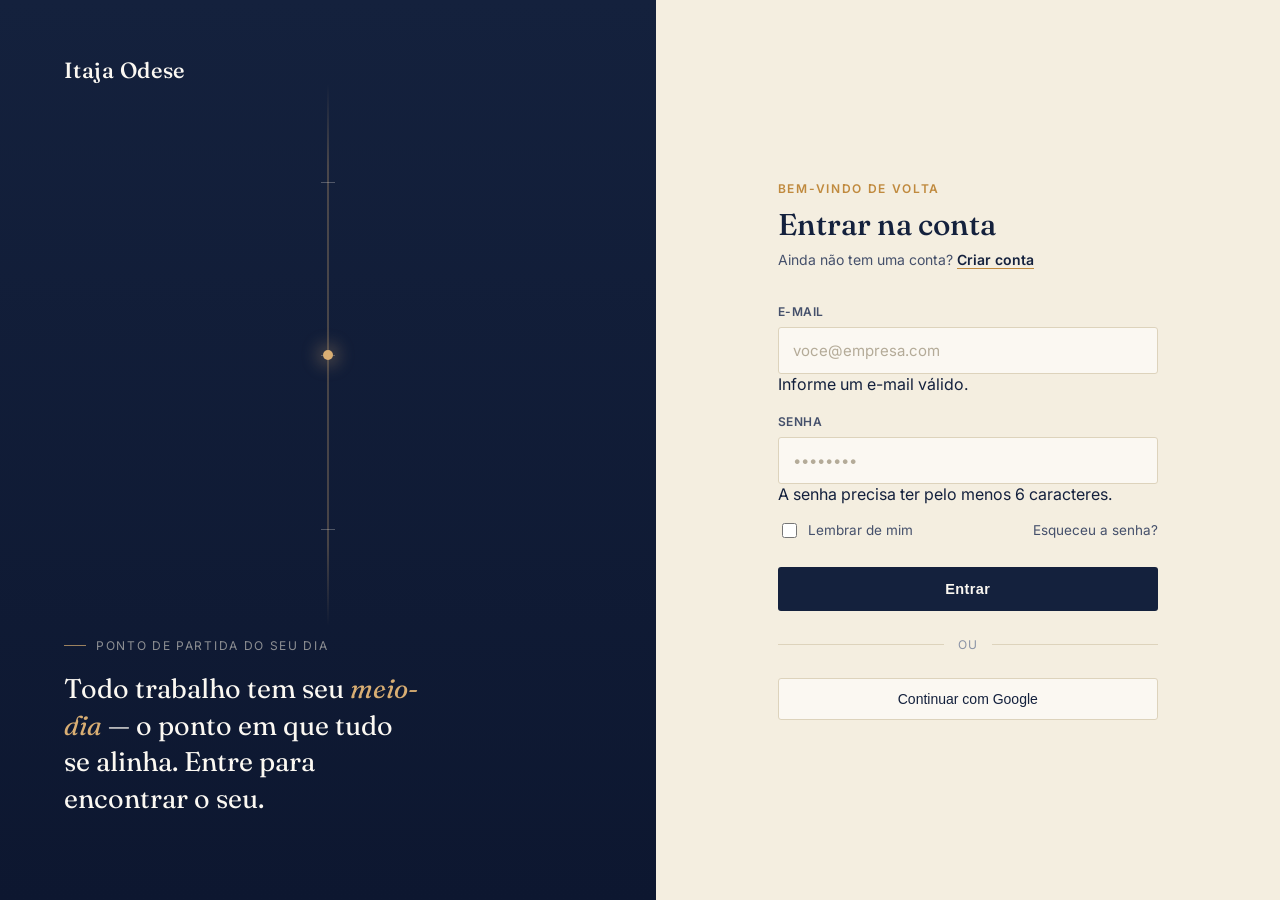
<file: paginas/login.html>
<!DOCTYPE html>
<html lang="pt-BR">
<head>
<meta charset="UTF-8">
<meta name="viewport" content="width=device-width, initial-scale=1.0">
<title>Itaja Odese — Entrar</title>
<link rel="preconnect" href="https://fonts.googleapis.com">
<link href="https://fonts.googleapis.com/css2?family=Fraunces:opsz,wght@9..144,400;9..144,500;9..144,600&family=Inter:wght@400;500;600&display=swap" rel="stylesheet">
<style>
  :root{
    --ink: #14213D;
    --ink-deep: #0D1730;
    --gold: #C08A3E;
    --gold-soft: #D9AE73;
    --parchment: #F4EEE0;
    --paper: #FBF8F2;
    --slate: #8A93A6;
    --slate-dark: #45506B;
    --error: #B5493A;
    --radius: 3px;
  }

  *{ box-sizing: border-box; }

  html, body{
    margin:0;
    padding:0;
    height:100%;
    font-family: 'Inter', sans-serif;
    background: var(--paper);
    color: var(--ink);
  }

  .screen{
    min-height:100vh;
    display:grid;
    grid-template-columns: 1.05fr 1fr;
  }

  /* ---------- Left panel: the itaja-odese ---------- */
  .panel-mark{
    position:relative;
    background: linear-gradient(180deg, var(--ink) 0%, var(--ink-deep) 100%);
    color: var(--paper);
    display:flex;
    flex-direction:column;
    justify-content:space-between;
    padding: 56px 64px;
    overflow:hidden;
  }

  .brand{
    font-family:'Fraunces', serif;
    font-size: 22px;
    font-weight:500;
    letter-spacing: 0.02em;
  }

  .itaja-odese-wrap{
    position:relative;
    flex:1;
    display:flex;
    align-items:center;
    justify-content:center;
    min-height: 320px;
  }

  .itaja-odese-line{
    position:absolute;
    top:0;
    bottom:0;
    left:50%;
    width:1px;
    background: linear-gradient(180deg, transparent 0%, rgba(217,174,115,0.55) 15%, rgba(217,174,115,0.55) 85%, transparent 100%);
    transform: translateX(-50%);
  }

  .sun{
    position:relative;
    width: 10px;
    height: 10px;
    border-radius: 50%;
    background: var(--gold-soft);
    box-shadow: 0 0 18px 4px rgba(217,174,115,0.45);
    animation: drift 9s ease-in-out infinite;
  }

  @keyframes drift{
    0%, 100%{ transform: translateY(-92px); }
    50%{ transform: translateY(92px); }
  }

  .tick{
    position:absolute;
    left:50%;
    width: 14px;
    height: 1px;
    background: rgba(244,238,224,0.28);
    transform: translateX(-50%);
  }

  .meta-line{
    font-size: 12px;
    letter-spacing: 0.14em;
    text-transform: uppercase;
    color: rgba(244,238,224,0.55);
    display:flex;
    align-items:center;
    gap:10px;
  }

  .meta-line::before{
    content:"";
    width: 22px;
    height:1px;
    background: rgba(217,174,115,0.7);
    display:inline-block;
  }

  .pitch{
    font-family:'Fraunces', serif;
    font-weight: 400;
    font-size: 27px;
    line-height:1.35;
    max-width: 360px;
    color: var(--paper);
    margin-top: 18px;
  }

  .pitch em{
    font-style: italic;
    color: var(--gold-soft);
  }

  /* ---------- Right panel: the form ---------- */
  .panel-form{
    background: var(--parchment);
    display:flex;
    align-items:center;
    justify-content:center;
    padding: 40px;
  }

  .card{
    width: 100%;
    max-width: 380px;
  }

  .card-head{
    margin-bottom: 36px;
  }

  .card-eyebrow{
    font-size: 12px;
    letter-spacing: 0.14em;
    text-transform: uppercase;
    color: var(--gold);
    font-weight: 600;
    margin: 0 0 10px;
  }

  .card-title{
    font-family:'Fraunces', serif;
    font-size: 30px;
    font-weight: 500;
    margin: 0 0 8px;
    color: var(--ink);
  }

  .card-sub{
    font-size: 14px;
    color: var(--slate-dark);
    margin:0;
  }

  .card-sub a{
    color: var(--ink);
    font-weight: 600;
    text-decoration: none;
    border-bottom: 1px solid var(--gold);
  }

  form{ margin-top: 28px; }

  .field{
    margin-bottom: 20px;
  }

  .field label{
    display:block;
    font-size: 12px;
    font-weight: 600;
    letter-spacing: 0.04em;
    text-transform: uppercase;
    color: var(--slate-dark);
    margin-bottom: 8px;
  }

  .field input{
    width: 100%;
    padding: 13px 14px;
    font-size: 15px;
    font-family: 'Inter', sans-serif;
    color: var(--ink);
    background: var(--paper);
    border: 1px solid #DDD3BC;
    border-radius: var(--radius);
    outline: none;
    transition: border-color .15s ease, box-shadow .15s ease;
  }

  .field input::placeholder{ color: #B4AB98; }

  .field input:focus{
    border-color: var(--gold);
    box-shadow: 0 0 0 3px rgba(192,138,62,0.16);
  }

  .field-error input{
    border-color: var(--error);
  }

  .field-error .error-msg{
    display:block;
    font-size: 12.5px;
    color: var(--error);
    margin-top: 6px;
  }

  .row-between{
    display:flex;
    align-items:center;
    justify-content:space-between;
    margin: -4px 0 26px;
    font-size: 13.5px;
  }

  .remember{
    display:flex;
    align-items:center;
    gap: 8px;
    color: var(--slate-dark);
  }

  .remember input{
    width: 15px;
    height: 15px;
    accent-color: var(--gold);
  }

  .row-between a{
    color: var(--slate-dark);
    text-decoration: none;
    border-bottom: 1px solid transparent;
  }
  .row-between a:hover{
    color: var(--ink);
    border-bottom-color: var(--gold);
  }

  button.submit{
    width: 100%;
    padding: 14px;
    font-size: 14.5px;
    font-weight: 600;
    letter-spacing: 0.03em;
    color: var(--paper);
    background: var(--ink);
    border: none;
    border-radius: var(--radius);
    cursor: pointer;
    transition: background .15s ease, transform .1s ease;
  }

  button.submit:hover{ background: var(--ink-deep); }
  button.submit:active{ transform: translateY(1px); }

  button.submit:focus-visible,
  .field input:focus-visible,
  .row-between a:focus-visible,
  .card-sub a:focus-visible{
    outline: 2px solid var(--gold);
    outline-offset: 2px;
  }

  .divider{
    display:flex;
    align-items:center;
    gap: 14px;
    margin: 26px 0;
    color: var(--slate);
    font-size: 12px;
    text-transform: uppercase;
    letter-spacing: 0.1em;
  }
  .divider::before, .divider::after{
    content:"";
    flex:1;
    height:1px;
    background: #DDD3BC;
  }

  button.alt{
    width:100%;
    padding: 12px;
    font-size: 14px;
    font-weight: 500;
    color: var(--ink);
    background: var(--paper);
    border: 1px solid #DDD3BC;
    border-radius: var(--radius);
    cursor:pointer;
    transition: border-color .15s ease, background .15s ease;
  }
  button.alt:hover{
    border-color: var(--gold);
    background: #FFFDF9;
  }

  /* ---------- Responsive ---------- */
  @media (max-width: 860px){
    .screen{ grid-template-columns: 1fr; }
    .panel-mark{
      padding: 32px 28px;
      min-height: 200px;
    }
    .itaja-odese-wrap{ display:none; }
    .pitch{ font-size: 20px; margin-top: 10px; }
    .panel-form{ padding: 32px 24px 56px; }
  }

  @media (prefers-reduced-motion: reduce){
    .sun{ animation: none; top: 50%; }
  }
</style>
</head>
<body>

<div class="screen">

  <!-- Painel de identidade -->
  <div class="panel-mark">
    <div class="brand">Itaja Odese</div>

    <div class="itaja-odese-wrap" aria-hidden="true">
      <div class="itaja-odese-line"></div>
      <div class="tick" style="top: 18%;"></div>
      <div class="tick" style="top: 50%;"></div>
      <div class="tick" style="top: 82%;"></div>
      <div class="sun"></div>
    </div>

    <div>
      <p class="meta-line">Ponto de partida do seu dia</p>
      <p class="pitch">Todo trabalho tem seu <em>meio-dia</em> — o ponto em que tudo se alinha. Entre para encontrar o seu.</p>
    </div>
  </div>

  <!-- Painel de formulário -->
  <div class="panel-form">
    <div class="card">
      <div class="card-head">
        <p class="card-eyebrow">Bem-vindo de volta</p>
        <h1 class="card-title">Entrar na conta</h1>
        <p class="card-sub">Ainda não tem uma conta? <a href="#">Criar conta</a></p>
      </div>

      <form id="loginForm" novalidate>
        <div class="field" id="emailField">
          <label for="email">E-mail</label>
          <input type="email" id="email" name="email" placeholder="voce@empresa.com" autocomplete="email" required>
          <span class="error-msg" id="emailError">Informe um e-mail válido.</span>
        </div>

        <div class="field" id="passwordField">
          <label for="password">Senha</label>
          <input type="password" id="password" name="password" placeholder="••••••••" autocomplete="current-password" required>
          <span class="error-msg" id="passwordError">A senha precisa ter pelo menos 6 caracteres.</span>
        </div>

        <div class="row-between">
          <label class="remember">
            <input type="checkbox" name="remember">
            Lembrar de mim
          </label>
          <a href="#">Esqueceu a senha?</a>
        </div>

        <button type="submit" class="submit">Entrar</button>
      </form>

      <div class="divider">ou</div>

      <button type="button" class="alt" id="googleBtn">Continuar com Google</button>
    </div>
  </div>

</div>

<script>
  const form = document.getElementById('loginForm');
  const emailField = document.getElementById('emailField');
  const passwordField = document.getElementById('passwordField');
  const email = document.getElementById('email');
  const password = document.getElementById('password');

  function isValidEmail(value){
    return /^[^\s@]+@[^\s@]+\.[^\s@]+$/.test(value);
  }

  form.addEventListener('submit', function(e){
    e.preventDefault();
    let valid = true;

    if(!isValidEmail(email.value)){
      emailField.classList.add('field-error');
      valid = false;
    } else {
      emailField.classList.remove('field-error');
    }

    if(password.value.length < 6){
      passwordField.classList.add('field-error');
      valid = false;
    } else {
      passwordField.classList.remove('field-error');
    }

    if(valid){
      // Ponto de integração: substituir pelo envio real do formulário.
      alert('Login enviado (demonstração).');
    }
  });

  document.getElementById('googleBtn').addEventListener('click', function(){
    alert('Fluxo de login com Google (demonstração).');
  });
</script>

</body>
</html>
</file>
